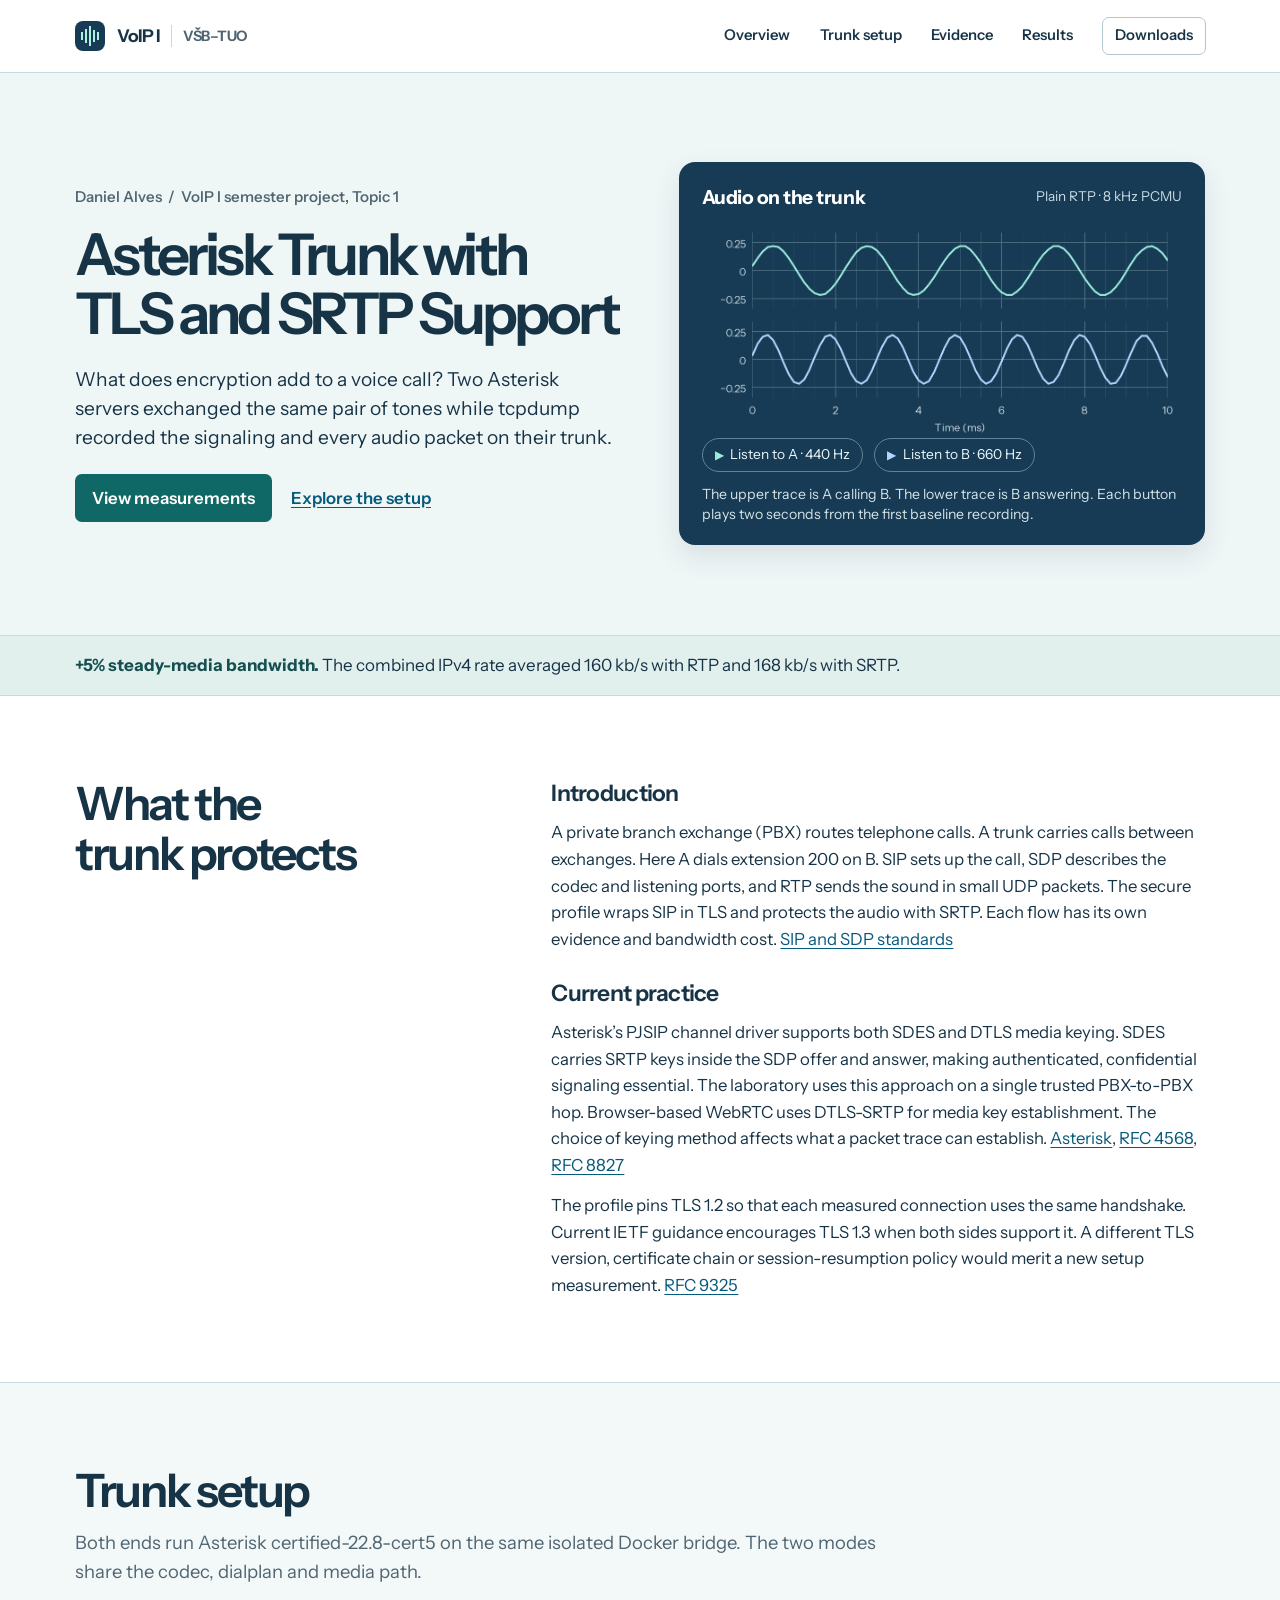
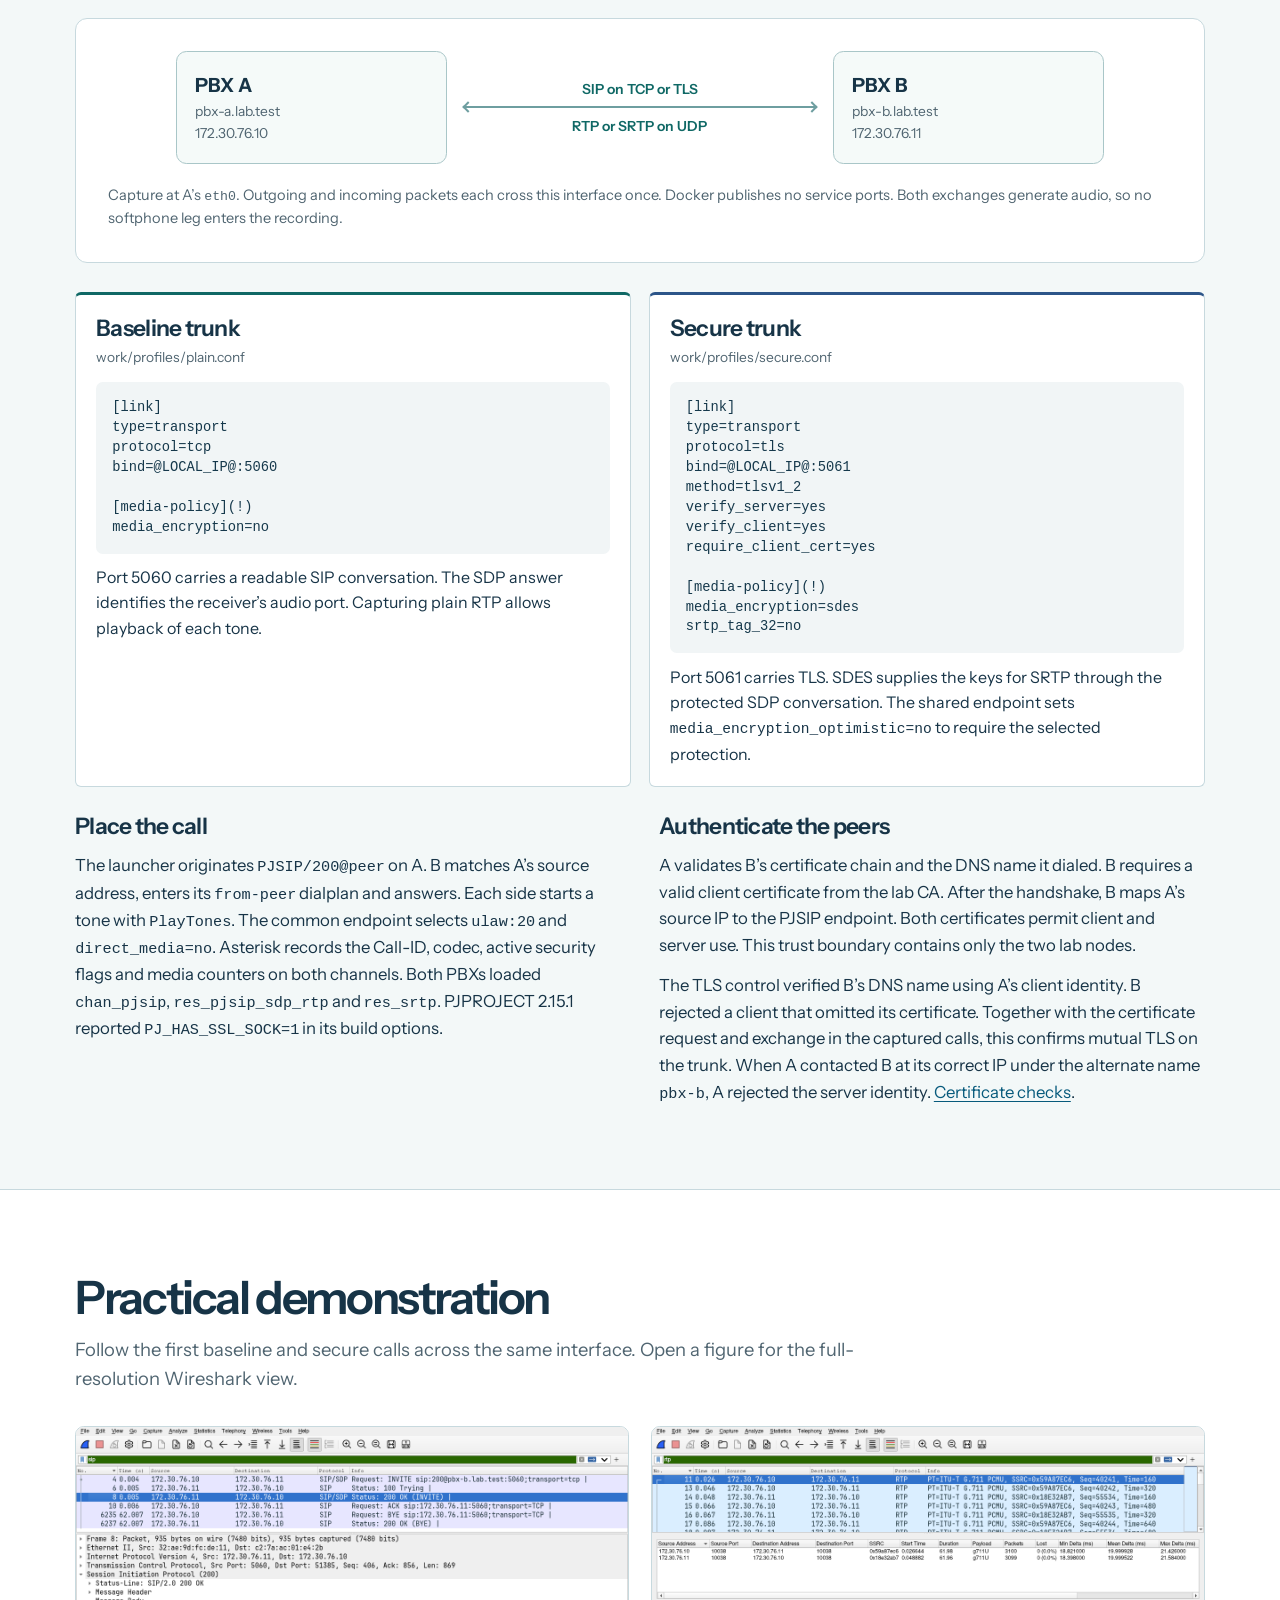
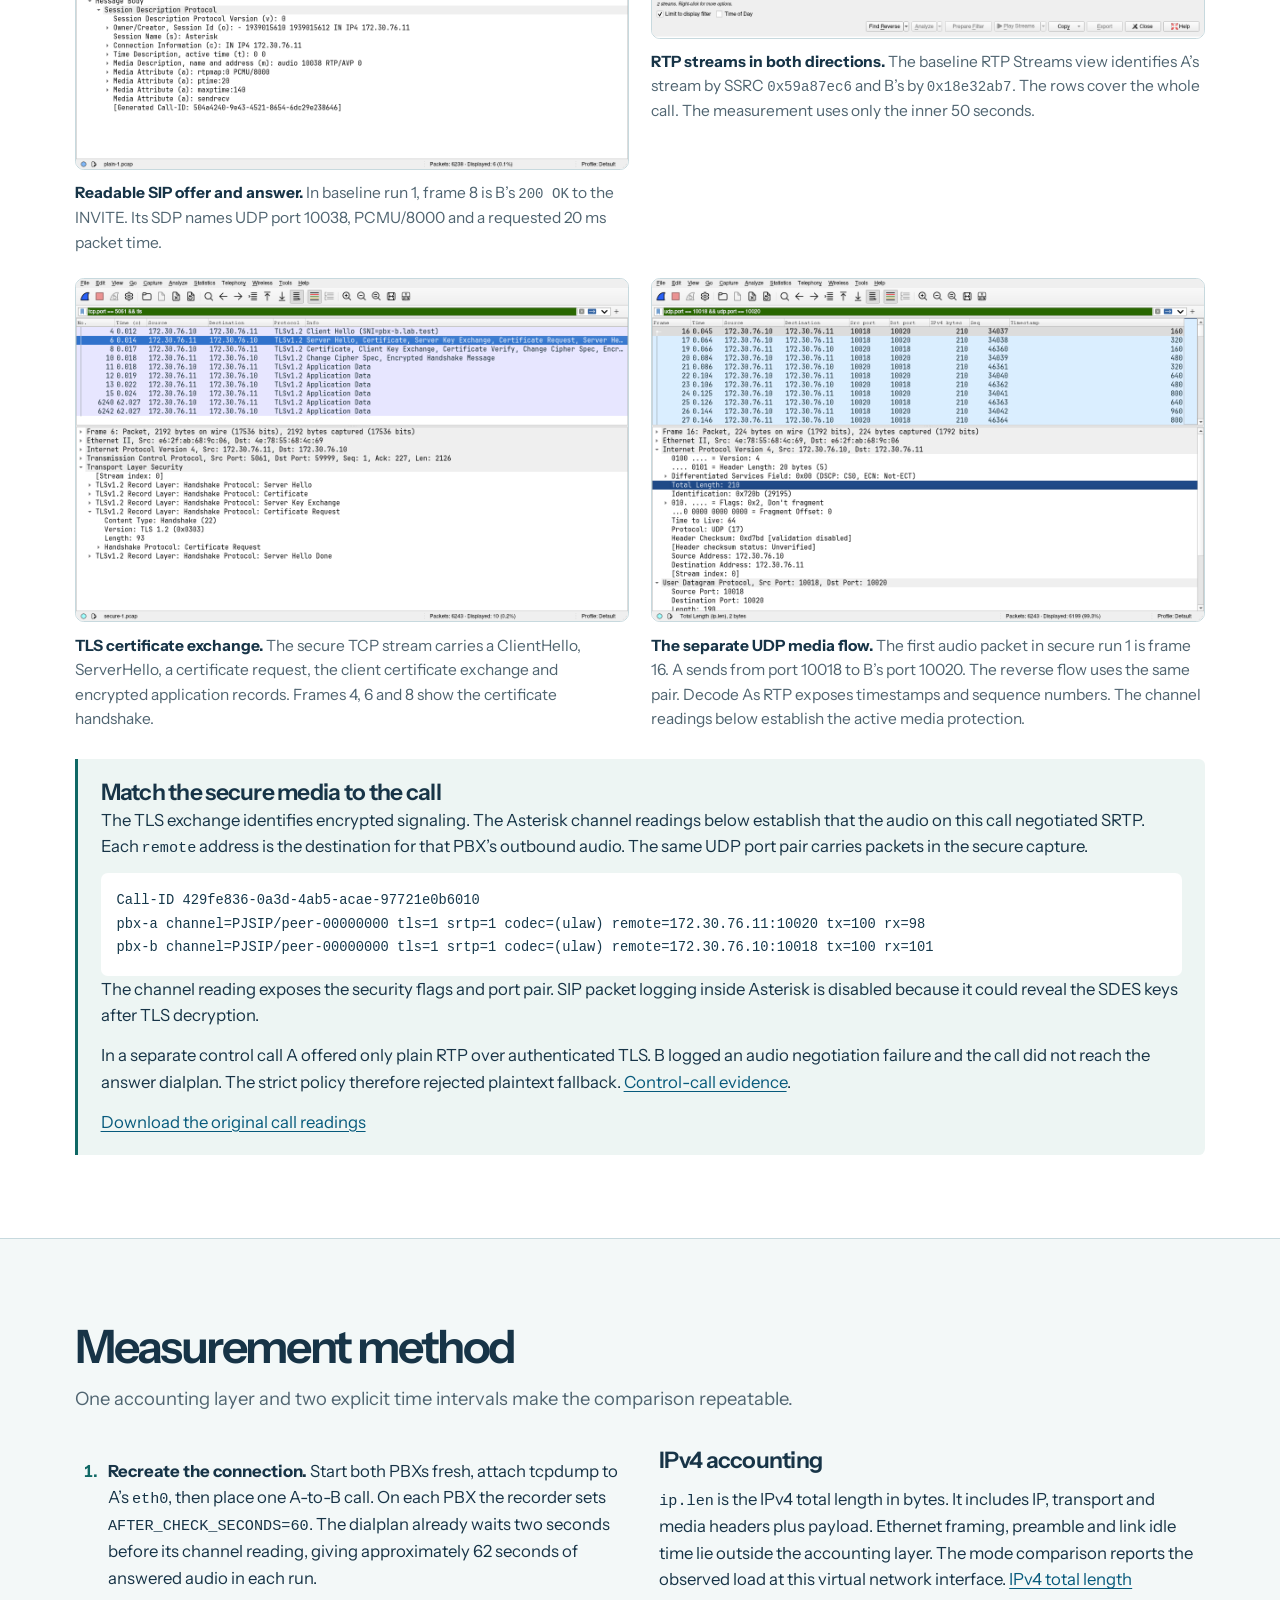
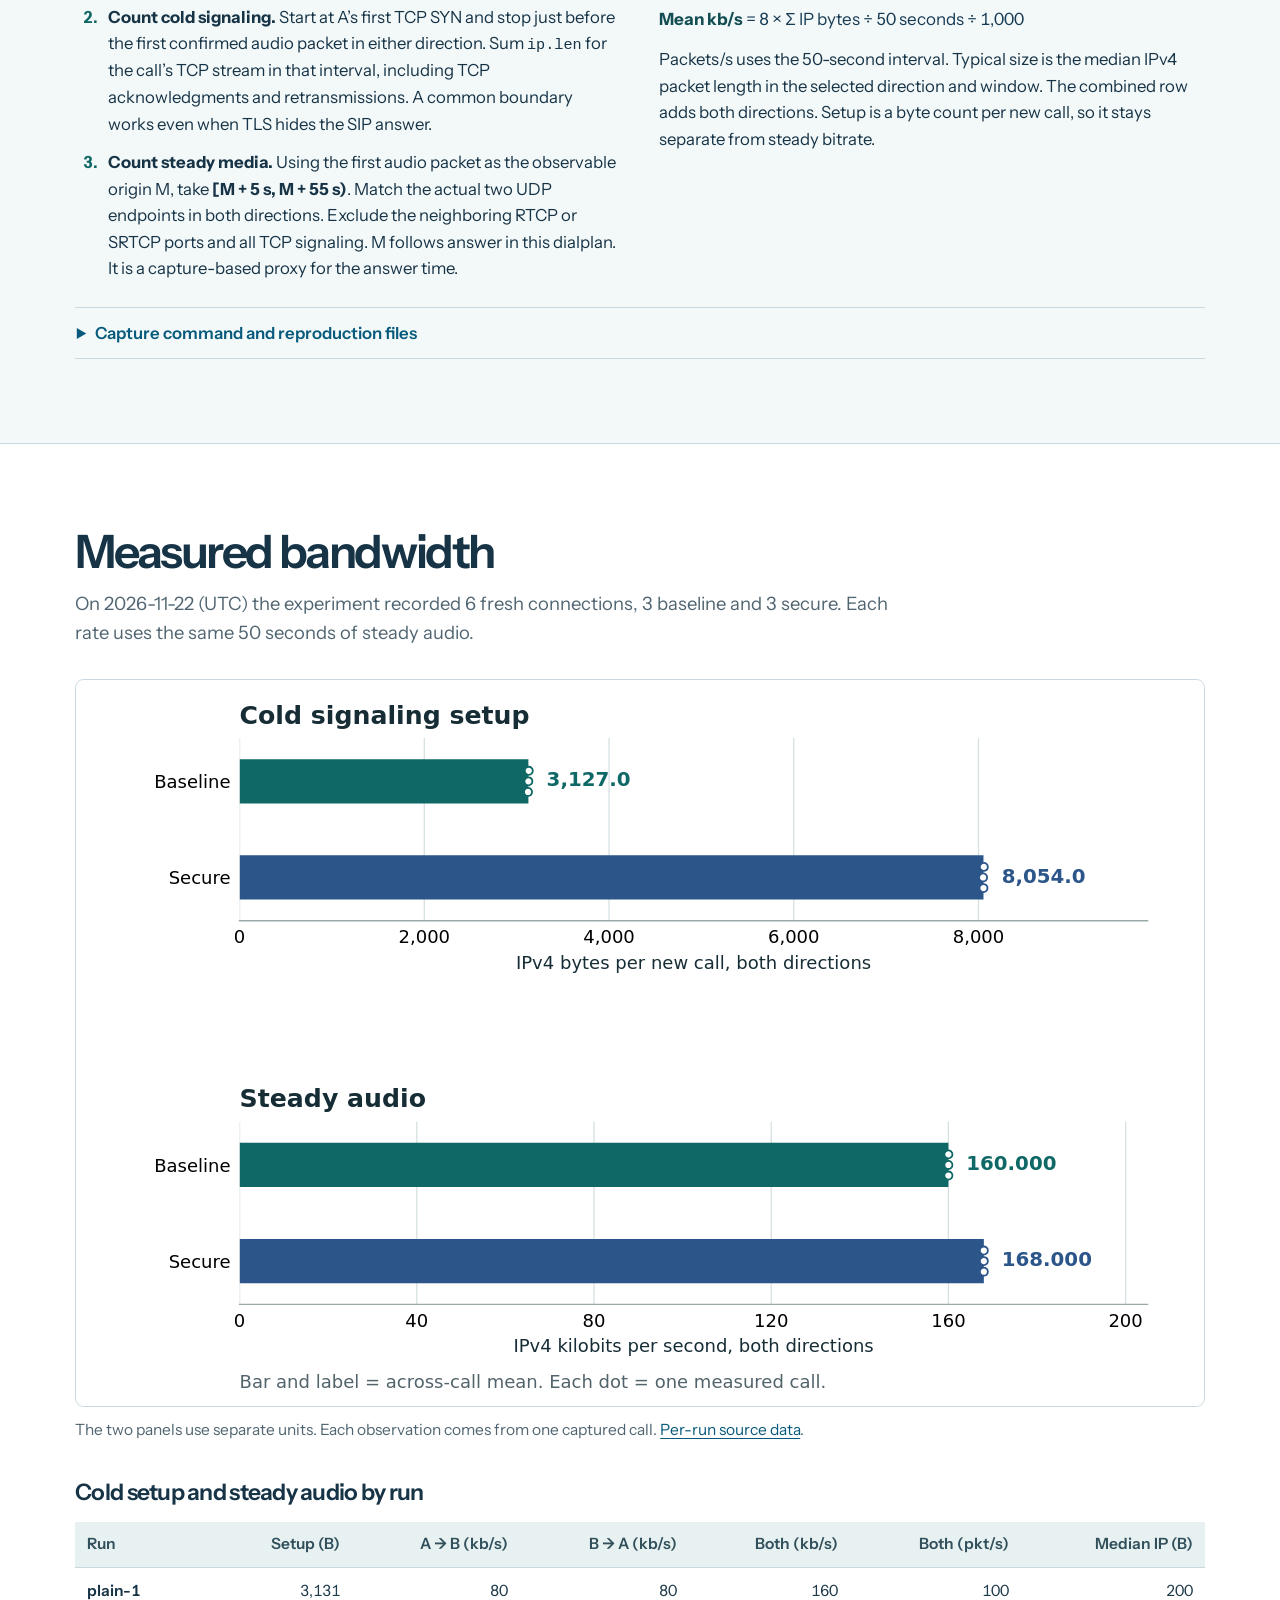
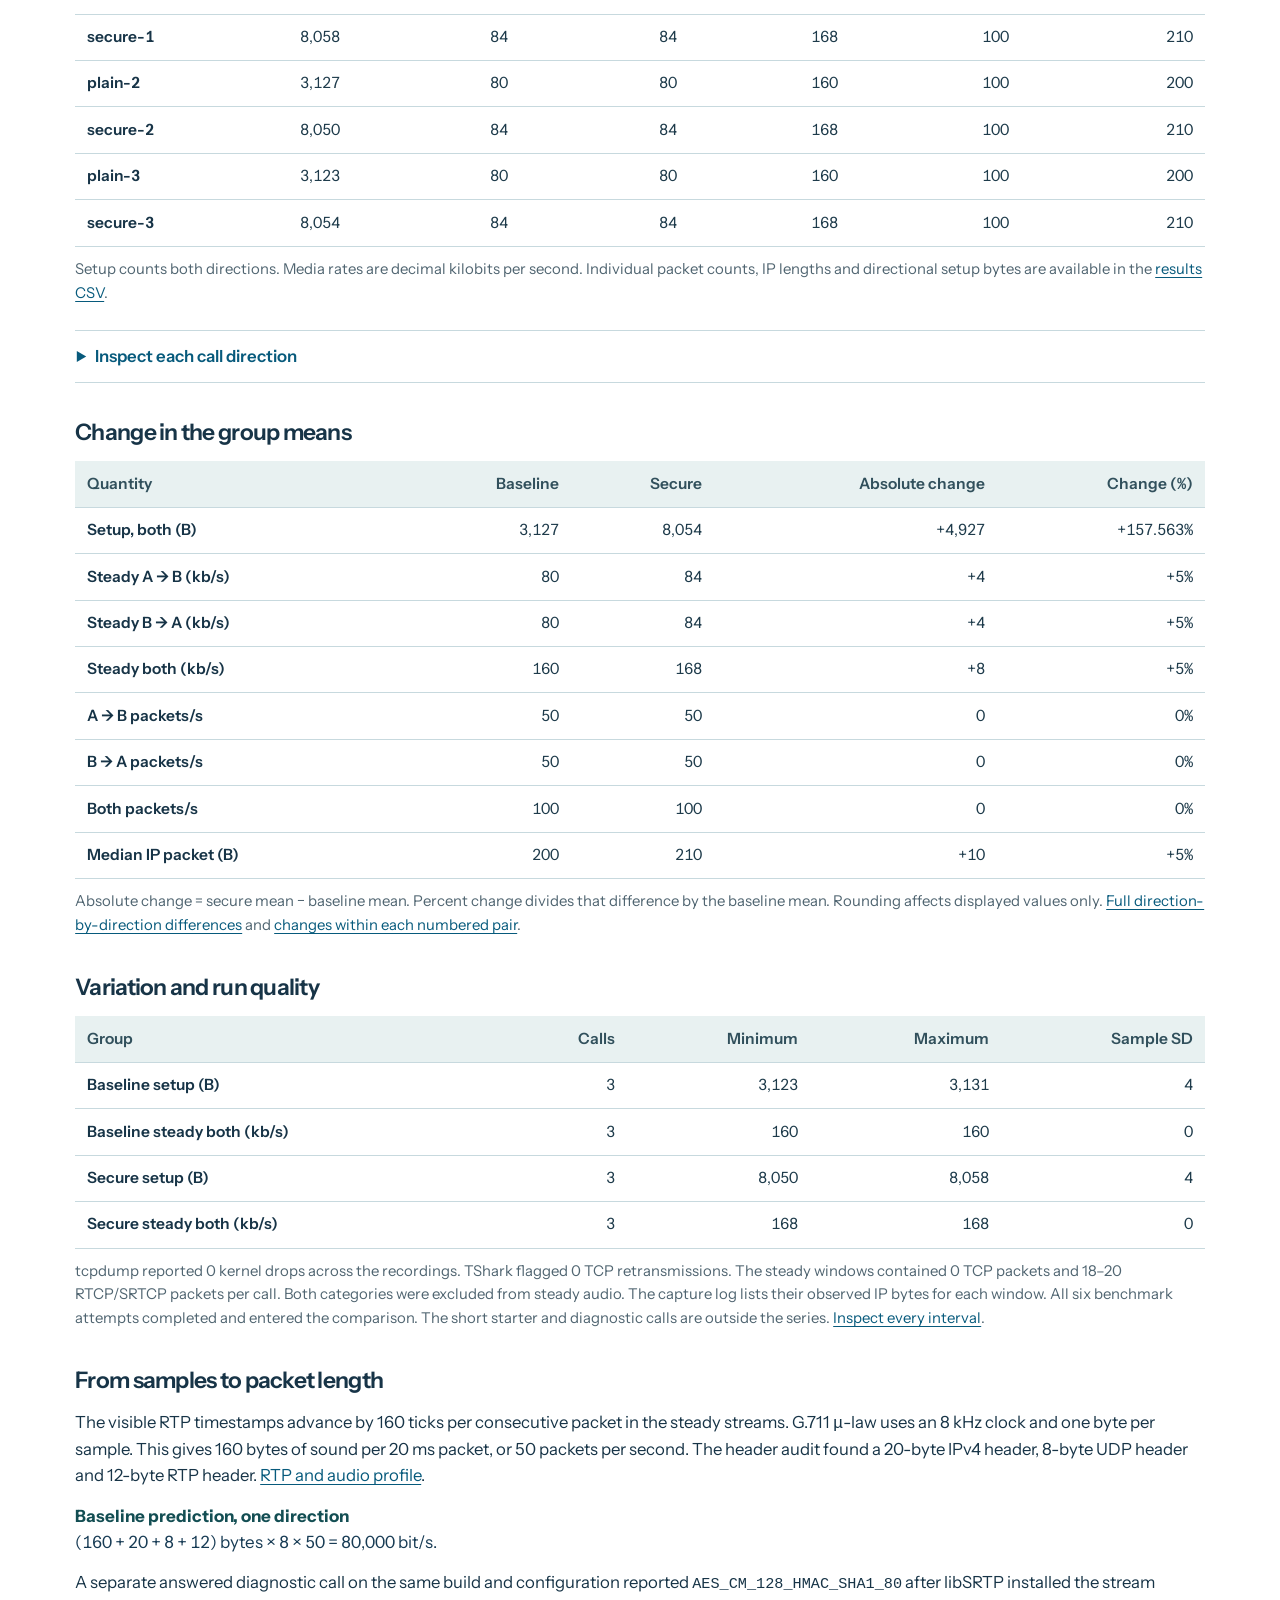
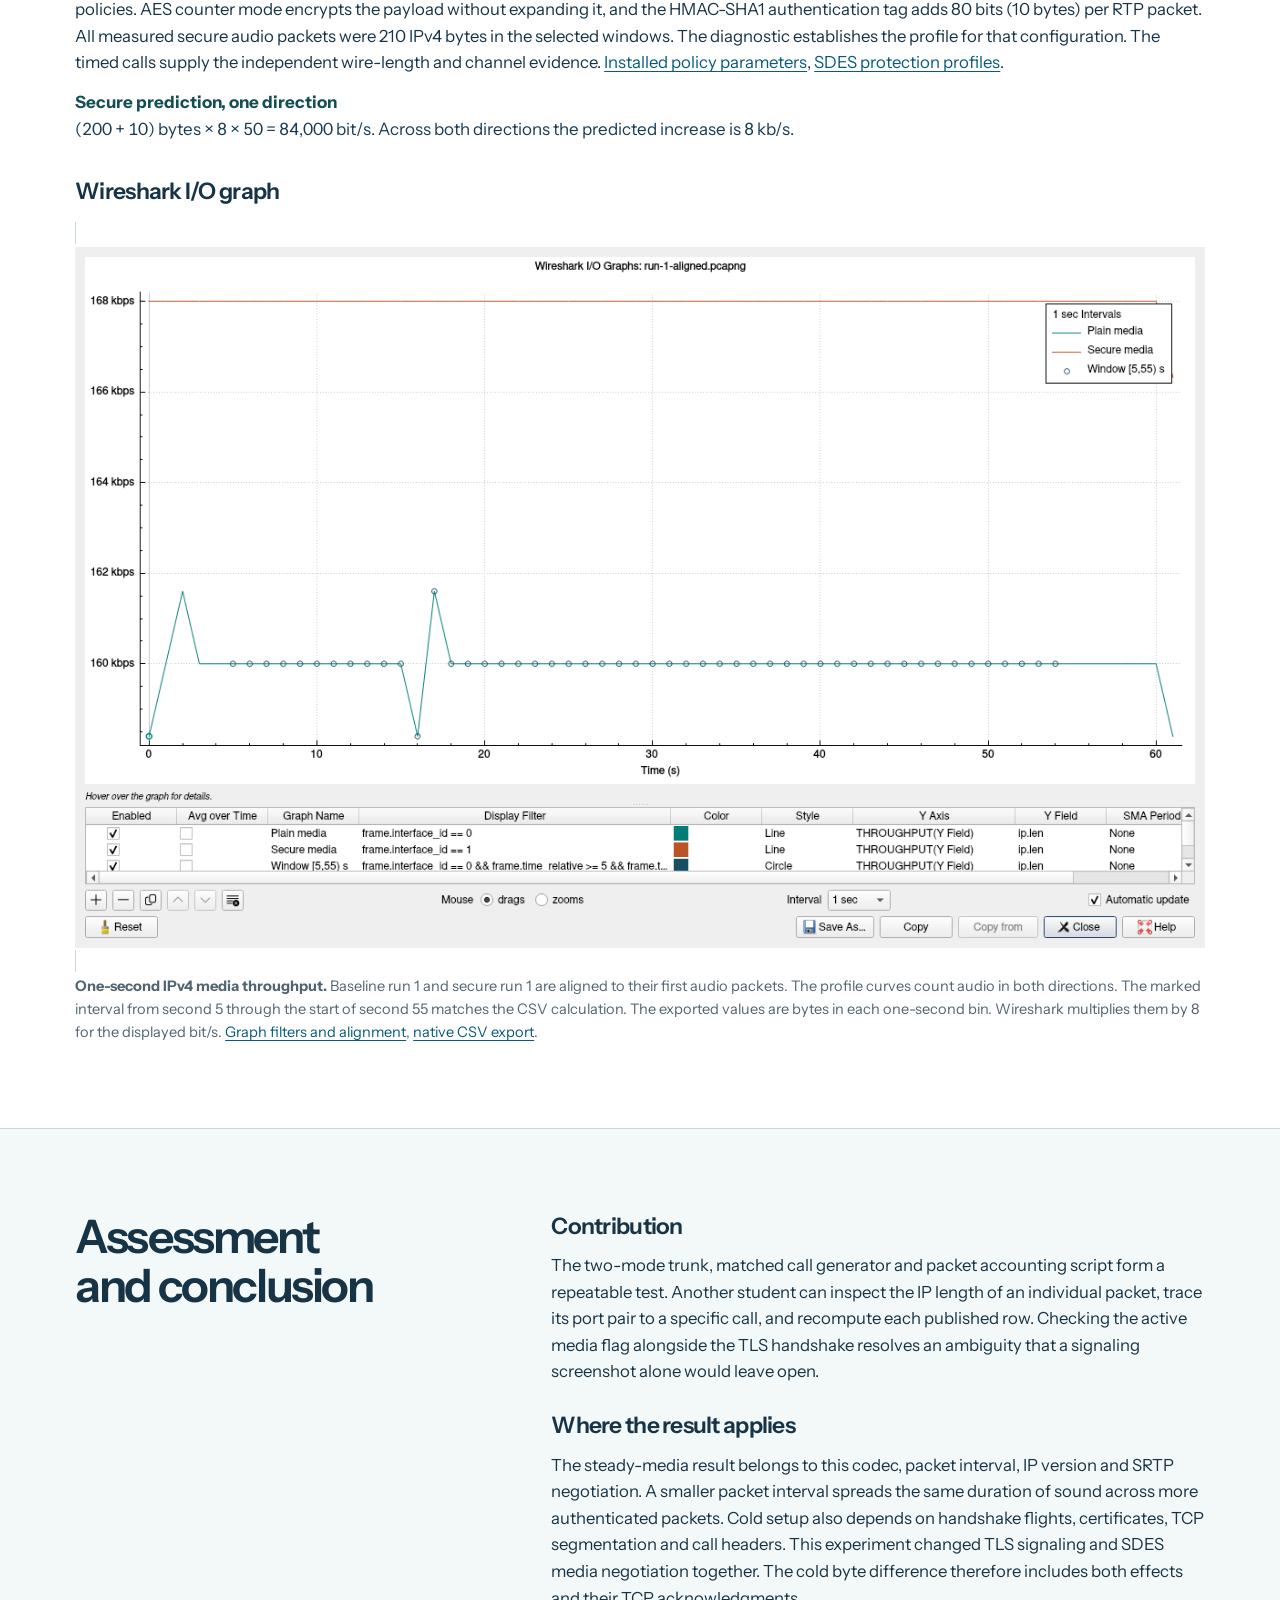
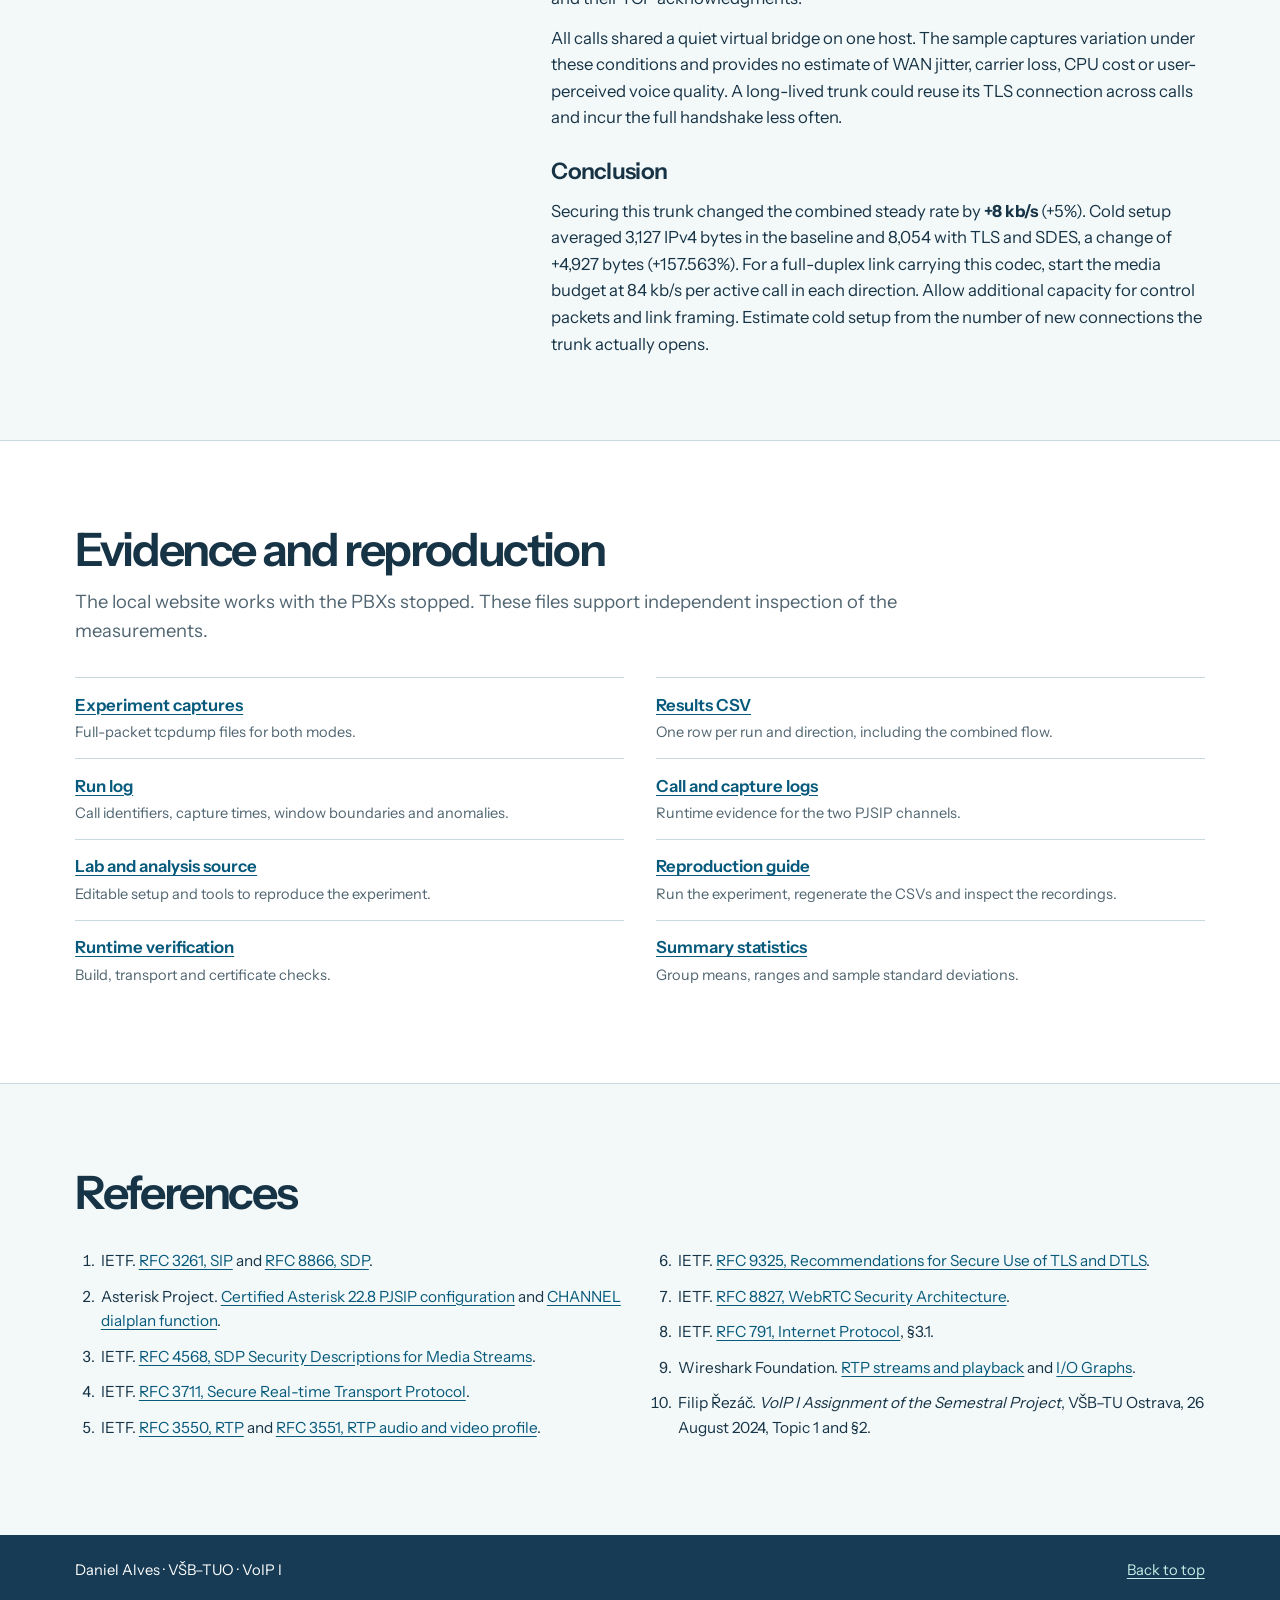
<file: index.html>
<!doctype html>
<html lang="en">
  <head>
    <meta charset="utf-8" />
    <meta name="viewport" content="width=device-width,initial-scale=1" />
    <meta name="theme-color" content="#173b54" />
    <meta
      name="description"
      content="Daniel Alves measures the IPv4 bandwidth of an Asterisk trunk using SIP over TCP with RTP and SIP over TLS with SRTP."
    />
    <title>Asterisk Trunk with TLS and SRTP Support | Daniel Alves · VoIP I</title>
    <link rel="stylesheet" href="assets/report.css" />
    <script defer src="assets/report.js"></script>
  </head>
  <body id="top">
    <a class="skip" href="#main">Skip to report</a>
    <header class="top">
      <div class="mast shell">
        <a href="#top" class="brand" aria-label="VoIP I, report home"
          ><span class="brandmark" aria-hidden="true"><i></i><i></i><i></i><i></i><i></i></span> VoIP I
          <span>VŠB–TUO</span></a
        >
        <nav aria-label="Report sections" class="nav">
          <a href="#introduction">Overview</a><a href="#setup">Trunk setup</a><a href="#evidence">Evidence</a
          ><a href="#results">Results</a><a class="download-link" href="#downloads">Downloads</a>
        </nav>
      </div>
    </header>
    <main id="main">
      <section class="hero" aria-labelledby="project-title">
        <div class="shell hero-grid">
          <div class="hero-copy">
            <p class="author">Daniel Alves &nbsp;/&nbsp; VoIP I semester project, Topic 1</p>
            <h1 id="project-title">Asterisk Trunk with TLS and SRTP Support</h1>
            <p>
              What does encryption add to a voice call? Two Asterisk servers exchanged the same pair of tones
              while tcpdump recorded the signaling and every audio packet on their trunk.
            </p>
            <div class="actions">
              <a class="button" href="#results">View measurements</a
              ><a class="secondary" href="#setup">Explore the setup</a>
            </div>
          </div>
          <figure class="scope">
            <div class="scope-head">
              <strong>Audio on the trunk</strong><small>Plain RTP · 8 kHz PCMU</small>
            </div>
            <img
              src="assets/tone-traces.png"
              width="1071"
              height="476"
              alt="Two decoded audio traces show about 4.4 and 6.6 cycles over ten milliseconds. The vertical scales are fractions of full amplitude."
            />
            <div class="players">
              <button type="button" class="play" aria-pressed="false" data-tone="a">
                Listen to A · 440 Hz</button
              ><button type="button" class="play" aria-pressed="false" data-tone="b">
                Listen to B · 660 Hz
              </button>
            </div>
            <figcaption>
              The upper trace is A calling B. The lower trace is B answering. Each button plays two seconds
              from the first baseline recording.
            </figcaption>
            <audio id="tone" preload="none" aria-label="Recorded RTP tone"></audio>
          </figure>
        </div>
        <div class="hero-result">
          <div class="shell"><p><strong>+5% steady-media bandwidth.</strong> The combined IPv4 rate averaged 160 kb/s with RTP and 168 kb/s with SRTP.</p></div>
        </div>
      </section>

      <section id="introduction" class="chapter">
        <div class="shell intro">
          <h2>What the trunk protects</h2>
          <div class="prose">
            <h3>Introduction</h3>
            <p>
              A private branch exchange (PBX) routes telephone calls. A trunk carries calls between exchanges.
              Here A dials extension 200 on B. SIP sets up the call, SDP describes the codec and listening
              ports, and RTP sends the sound in small UDP packets. The secure profile wraps SIP in TLS and
              protects the audio with SRTP. Each flow has its own evidence and bandwidth cost.
              <a href="#ref-sip">SIP and SDP standards</a>
            </p>
            <h3>Current practice</h3>
            <p>
              Asterisk’s PJSIP channel driver supports both SDES and DTLS media keying. SDES carries SRTP keys
              inside the SDP offer and answer, making authenticated, confidential signaling essential. The
              laboratory uses this approach on a single trusted PBX-to-PBX hop. Browser-based WebRTC uses
              DTLS-SRTP for media key establishment. The choice of keying method affects what a packet trace
              can establish. <a href="#ref-pjsip">Asterisk</a>, <a href="#ref-sdes">RFC 4568</a>,
              <a href="#ref-webrtc">RFC 8827</a>
            </p>
            <p>
              The profile pins TLS 1.2 so that each measured connection uses the same handshake. Current IETF
              guidance encourages TLS 1.3 when both sides support it. A different TLS version, certificate
              chain or session-resumption policy would merit a new setup measurement.
              <a href="#ref-tls">RFC 9325</a>
            </p>
          </div>
        </div>
      </section>

      <section id="setup" class="chapter zone">
        <div class="shell">
          <header class="chapter-header">
            <h2>Trunk setup</h2>
            <p>
              Both ends run Asterisk certified-22.8-cert5 on the same isolated Docker bridge. The two modes
              share the codec, dialplan and media path.
            </p>
          </header>
          <figure class="topology">
            <div class="topology-flow">
              <div class="node"><b>PBX A</b><span>pbx-a.lab.test</span><span>172.30.76.10</span></div>
              <div class="route">
                SIP on TCP or TLS<span class="line" aria-hidden="true"></span>RTP or SRTP on UDP
              </div>
              <div class="node"><b>PBX B</b><span>pbx-b.lab.test</span><span>172.30.76.11</span></div>
            </div>
            <figcaption>
              Capture at A’s <code>eth0</code>. Outgoing and incoming packets each cross this interface once.
              Docker publishes no service ports. Both exchanges generate audio, so no softphone leg enters the
              recording.
            </figcaption>
          </figure>
          <div class="pair">
            <article class="config">
              <h3>Baseline trunk</h3>
              <span class="file">work/profiles/plain.conf</span>
              <pre><code>[link]
type=transport
protocol=tcp
bind=@LOCAL_IP@:5060

[media-policy](!)
media_encryption=no</code></pre>
              <p>
                Port 5060 carries a readable SIP conversation. The SDP answer identifies the receiver’s audio
                port. Capturing plain RTP allows playback of each tone.
              </p>
            </article>
            <article class="config secure">
              <h3>Secure trunk</h3>
              <span class="file">work/profiles/secure.conf</span>
              <pre><code>[link]
type=transport
protocol=tls
bind=@LOCAL_IP@:5061
method=tlsv1_2
verify_server=yes
verify_client=yes
require_client_cert=yes

[media-policy](!)
media_encryption=sdes
srtp_tag_32=no</code></pre>
              <p>
                Port 5061 carries TLS. SDES supplies the keys for SRTP through the protected SDP conversation.
                The shared endpoint sets <code>media_encryption_optimistic=no</code> to require the selected
                protection.
              </p>
            </article>
          </div>
          <div class="columns pad">
            <div class="prose">
              <h3>Place the call</h3>
              <p>
                The launcher originates <code>PJSIP/200@peer</code> on A. B matches A’s source address, enters
                its <code>from-peer</code> dialplan and answers. Each side starts a tone with
                <code>PlayTones</code>. The common endpoint selects <code>ulaw:20</code> and
                <code>direct_media=no</code>. Asterisk records the Call-ID, codec, active security flags and
                media counters on both channels. Both PBXs loaded <code>chan_pjsip</code>,
                <code>res_pjsip_sdp_rtp</code> and <code>res_srtp</code>. PJPROJECT 2.15.1 reported
                <code>PJ_HAS_SSL_SOCK=1</code> in its build options.
              </p>
            </div>
            <div class="prose">
              <h3>Authenticate the peers</h3>
              <p>
                A validates B’s certificate chain and the DNS name it dialed. B requires a valid client
                certificate from the lab CA. After the handshake, B maps A’s source IP to the PJSIP endpoint.
                Both certificates permit client and server use. This trust boundary contains only the two lab nodes.
              </p>
              <p>The TLS control verified B’s DNS name using A’s client identity. B rejected a client that omitted its certificate. Together with the certificate request and exchange in the captured calls, this confirms mutual TLS on the trunk. When A contacted B at its correct IP under the alternate name <code>pbx-b</code>, A rejected the server identity. <a href="downloads/verification.txt">Certificate checks</a>.</p>
            </div>
          </div>
        </div>
      </section>

      <section id="evidence" class="chapter">
        <div class="shell">
          <header class="chapter-header">
            <h2>Practical demonstration</h2>
            <p>
              Follow the first baseline and secure calls across the same interface. Open a figure for the
              full-resolution Wireshark view.
            </p>
          </header>
          <div class="evidence-list"><figure><a class="imagebox" href="evidence/plain-sip.png" aria-label="Open full-size figure: Readable SIP offer and answer"><img loading="lazy" src="evidence/plain-sip.png" alt="Readable SIP offer and answer"></a><figcaption><strong>Readable SIP offer and answer.</strong> In baseline run 1, frame 8 is B’s <code>200 OK</code> to the INVITE. Its SDP names UDP port 10038, PCMU/8000 and a requested 20 ms packet time.</figcaption></figure><figure><a class="imagebox" href="evidence/plain-rtp.png" aria-label="Open full-size figure: RTP streams in both directions"><img loading="lazy" src="evidence/plain-rtp.png" alt="RTP streams in both directions"></a><figcaption><strong>RTP streams in both directions.</strong> The baseline RTP Streams view identifies A’s stream by SSRC <code>0x59a87ec6</code> and B’s by <code>0x18e32ab7</code>. The rows cover the whole call. The measurement uses only the inner 50 seconds.</figcaption></figure><figure><a class="imagebox" href="evidence/secure-tls.png" aria-label="Open full-size figure: TLS certificate exchange"><img loading="lazy" src="evidence/secure-tls.png" alt="TLS certificate exchange"></a><figcaption><strong>TLS certificate exchange.</strong> The secure TCP stream carries a ClientHello, ServerHello, a certificate request, the client certificate exchange and encrypted application records. Frames 4, 6 and 8 show the certificate handshake.</figcaption></figure><figure><a class="imagebox" href="evidence/secure-media.png" aria-label="Open full-size figure: The separate UDP media flow"><img loading="lazy" src="evidence/secure-media.png" alt="The separate UDP media flow"></a><figcaption><strong>The separate UDP media flow.</strong> The first audio packet in secure run 1 is frame 16. A sends from port 10018 to B’s port 10020. The reverse flow uses the same pair. Decode As RTP exposes timestamps and sequence numbers. The channel readings below establish the active media protection.</figcaption></figure></div>
          <aside class="runtime">
            <h3>Match the secure media to the call</h3>
            <p>
              The TLS exchange identifies encrypted signaling. The Asterisk channel readings below establish
              that the audio on this call negotiated SRTP. Each <code>remote</code> address is the destination
              for that PBX’s outbound audio. The same UDP port pair carries packets in the secure capture.
            </p>
            <pre><code>Call-ID 429fe836-0a3d-4ab5-acae-97721e0b6010
pbx-a channel=PJSIP/peer-00000000 tls=1 srtp=1 codec=(ulaw) remote=172.30.76.11:10020 tx=100 rx=98
pbx-b channel=PJSIP/peer-00000000 tls=1 srtp=1 codec=(ulaw) remote=172.30.76.10:10018 tx=100 rx=101</code></pre>
            <p>The channel reading exposes the security flags and port pair. SIP packet logging inside Asterisk is disabled because it could reveal the SDES keys after TLS decryption.</p>
            <p>In a separate control call A offered only plain RTP over authenticated TLS. B logged an audio negotiation failure and the call did not reach the answer dialplan. The strict policy therefore rejected plaintext fallback. <a href="downloads/verification.txt">Control-call evidence</a>.</p>
            <p><a href="downloads/run-logs.zip">Download the original call readings</a></p>
          </aside>
        </div>
      </section>

      <section id="method" class="chapter zone">
        <div class="shell">
          <header class="chapter-header">
            <h2>Measurement method</h2>
            <p>One accounting layer and two explicit time intervals make the comparison repeatable.</p>
          </header>
          <div class="columns">
            <ol class="method">
              <li>
                <strong>Recreate the connection.</strong> Start both PBXs fresh, attach tcpdump to A’s
                <code>eth0</code>, then place one A-to-B call. On each PBX the recorder sets <code>AFTER_CHECK_SECONDS=60</code>. The dialplan already waits two seconds before its channel reading, giving approximately 62 seconds of answered audio in each run.
              </li>
              <li>
                <strong>Count cold signaling.</strong> Start at A’s first TCP SYN and stop just before the
                first confirmed audio packet in either direction. Sum <code>ip.len</code> for the call’s TCP
                stream in that interval, including TCP acknowledgments and retransmissions. A common boundary
                works even when TLS hides the SIP answer.
              </li>
              <li>
                <strong>Count steady media.</strong> Using the first audio packet as the observable origin M,
                take <strong>[M + 5 s, M + 55 s)</strong>. Match the actual two UDP endpoints in both
                directions. Exclude the neighboring RTCP or SRTCP ports and all TCP signaling. M follows
                answer in this dialplan. It is a capture-based proxy for the answer time.
              </li>
            </ol>
            <div class="prose">
              <h3>IPv4 accounting</h3>
              <p>
                <code>ip.len</code> is the IPv4 total length in bytes. It includes IP, transport and media
                headers plus payload. Ethernet framing, preamble and link idle time lie outside the accounting
                layer. The mode comparison reports the observed load at this virtual network interface.
                <a href="#ref-ip">IPv4 total length</a>
              </p>
              <p class="formula"><strong>Mean kb/s</strong> = 8 × Σ IP bytes ÷ 50 seconds ÷ 1,000</p>
              <p>
                Packets/s uses the 50-second interval. Typical size is the median IPv4 packet length in the selected direction and window. The combined row adds both
                directions. Setup is a byte count per new call, so it stays separate from steady bitrate.
              </p>
            </div>
          </div>
          <details class="pad">
            <summary>Capture command and reproduction files</summary>
            <p class="pad">
              The recording process runs inside A. Substitute the run’s output filename. The filter records
              TCP and UDP only between the two trunk addresses.
            </p>
            <pre class="pad"><code>tcpdump -p -n -i eth0 -s 0 -U -w /tmp/trunk.pcap \
  'ip and host 172.30.76.10 and host 172.30.76.11 and (tcp or udp)'</code></pre>
            <p>
              <a href="downloads/reproduce.md">Full reproduction procedure</a> and
              <a href="data/runs.csv">run log with capture boundaries</a>.
            </p>
          </details>
        </div>
      </section>

      <section id="results" class="chapter">
        <div class="shell">
          <header class="chapter-header">
            <h2>Measured bandwidth</h2>
            <p>On 2026-11-22 (UTC) the experiment recorded 6 fresh connections, 3 baseline and 3 secure. Each rate uses the same 50 seconds of steady audio.</p>
          </header>
          <figure class="graph">
            <a class="imagebox" href="data/comparison.svg"
              ><img
                loading="lazy"
                src="data/comparison.svg"
                alt="Measured mean steady media bitrate and cold signaling bytes for the two trunk profiles. Individual values appear in the following tables."
            /></a>
            <figcaption>
              The two panels use separate units. Each observation comes from one captured call.
              <a href="data/results.csv">Per-run source data</a>.
            </figcaption>
          </figure>
          <h3 class="subhead">Cold setup and steady audio by run</h3>
          <div
            class="scroll"
            tabindex="0"
            role="region"
            aria-label="Per-run results; scroll horizontally on small screens"
          >
            <table><thead><tr><th scope="col">Run</th><th scope="col">Setup (B)</th><th scope="col">A → B (kb/s)</th><th scope="col">B → A (kb/s)</th><th scope="col">Both (kb/s)</th><th scope="col">Both (pkt/s)</th><th scope="col">Median IP (B)</th></tr></thead><tbody><tr><th scope="row">plain-1</th><td>3,131</td><td>80</td><td>80</td><td>160</td><td>100</td><td>200</td></tr><tr><th scope="row">secure-1</th><td>8,058</td><td>84</td><td>84</td><td>168</td><td>100</td><td>210</td></tr><tr><th scope="row">plain-2</th><td>3,127</td><td>80</td><td>80</td><td>160</td><td>100</td><td>200</td></tr><tr><th scope="row">secure-2</th><td>8,050</td><td>84</td><td>84</td><td>168</td><td>100</td><td>210</td></tr><tr><th scope="row">plain-3</th><td>3,123</td><td>80</td><td>80</td><td>160</td><td>100</td><td>200</td></tr><tr><th scope="row">secure-3</th><td>8,054</td><td>84</td><td>84</td><td>168</td><td>100</td><td>210</td></tr></tbody></table>
          </div>
          <p class="reading">
            Setup counts both directions. Media rates are decimal kilobits per second. Individual packet
            counts, IP lengths and directional setup bytes are available in the
            <a href="data/results.csv">results CSV</a>.
          </p>
          <details class="pad">
            <summary>Inspect each call direction</summary>
            <div class="scroll" tabindex="0" role="region" aria-label="Detailed directional results">
              <table><thead><tr><th scope="col">Run and flow</th><th scope="col">Setup (B)</th><th scope="col">Audio packets</th><th scope="col">Packets/s</th><th scope="col">Median IP (B)</th><th scope="col">Steady kb/s</th></tr></thead><tbody><tr><th scope="row">plain-1 A→B</th><td>1,641</td><td>2,500</td><td>50</td><td>200</td><td>80</td></tr><tr><th scope="row">plain-1 B→A</th><td>1,490</td><td>2,500</td><td>50</td><td>200</td><td>80</td></tr><tr><th scope="row">plain-2 A→B</th><td>1,639</td><td>2,500</td><td>50</td><td>200</td><td>80</td></tr><tr><th scope="row">plain-2 B→A</th><td>1,488</td><td>2,500</td><td>50</td><td>200</td><td>80</td></tr><tr><th scope="row">plain-3 A→B</th><td>1,637</td><td>2,500</td><td>50</td><td>200</td><td>80</td></tr><tr><th scope="row">plain-3 B→A</th><td>1,486</td><td>2,500</td><td>50</td><td>200</td><td>80</td></tr><tr><th scope="row">secure-1 A→B</th><td>4,092</td><td>2,500</td><td>50</td><td>210</td><td>84</td></tr><tr><th scope="row">secure-1 B→A</th><td>3,966</td><td>2,500</td><td>50</td><td>210</td><td>84</td></tr><tr><th scope="row">secure-2 A→B</th><td>4,088</td><td>2,500</td><td>50</td><td>210</td><td>84</td></tr><tr><th scope="row">secure-2 B→A</th><td>3,962</td><td>2,500</td><td>50</td><td>210</td><td>84</td></tr><tr><th scope="row">secure-3 A→B</th><td>4,090</td><td>2,500</td><td>50</td><td>210</td><td>84</td></tr><tr><th scope="row">secure-3 B→A</th><td>3,964</td><td>2,500</td><td>50</td><td>210</td><td>84</td></tr></tbody></table>
            </div>
          </details>
          <h3 class="subhead">Change in the group means</h3>
          <div class="scroll" tabindex="0" role="region" aria-label="Mean changes in media and signaling">
            <table><thead><tr><th scope="col">Quantity</th><th scope="col">Baseline</th><th scope="col">Secure</th><th scope="col">Absolute change</th><th scope="col">Change (%)</th></tr></thead><tbody><tr><th scope="row">Setup, both (B)</th><td>3,127</td><td>8,054</td><td>+4,927</td><td>+157.563%</td></tr><tr><th scope="row">Steady A → B (kb/s)</th><td>80</td><td>84</td><td>+4</td><td>+5%</td></tr><tr><th scope="row">Steady B → A (kb/s)</th><td>80</td><td>84</td><td>+4</td><td>+5%</td></tr><tr><th scope="row">Steady both (kb/s)</th><td>160</td><td>168</td><td>+8</td><td>+5%</td></tr><tr><th scope="row">A → B packets/s</th><td>50</td><td>50</td><td>0</td><td>0%</td></tr><tr><th scope="row">B → A packets/s</th><td>50</td><td>50</td><td>0</td><td>0%</td></tr><tr><th scope="row">Both packets/s</th><td>100</td><td>100</td><td>0</td><td>0%</td></tr><tr><th scope="row">Median IP packet (B)</th><td>200</td><td>210</td><td>+10</td><td>+5%</td></tr></tbody></table>
          </div>
          <p class="reading">
            Absolute change = secure mean − baseline mean. Percent change divides that difference by the
            baseline mean. Rounding affects displayed values only.
            <a href="data/differences.csv">Full direction-by-direction differences</a> and <a href="data/paired-changes.csv">changes within each numbered pair</a>.
          </p>
          <h3 class="subhead">Variation and run quality</h3>
          <div class="scroll" tabindex="0" role="region" aria-label="Between-call variation"><table><thead><tr><th scope="col">Group</th><th scope="col">Calls</th><th scope="col">Minimum</th><th scope="col">Maximum</th><th scope="col">Sample SD</th></tr></thead><tbody><tr><th scope="row">Baseline setup (B)</th><td>3</td><td>3,123</td><td>3,131</td><td>4</td></tr><tr><th scope="row">Baseline steady both (kb/s)</th><td>3</td><td>160</td><td>160</td><td>0</td></tr><tr><th scope="row">Secure setup (B)</th><td>3</td><td>8,050</td><td>8,058</td><td>4</td></tr><tr><th scope="row">Secure steady both (kb/s)</th><td>3</td><td>168</td><td>168</td><td>0</td></tr></tbody></table></div><p class="reading">tcpdump reported 0 kernel drops across the recordings. TShark flagged 0 TCP retransmissions. The steady windows contained 0 TCP packets and 18–20 RTCP/SRTCP packets per call. Both categories were excluded from steady audio. The capture log lists their observed IP bytes for each window. All six benchmark attempts completed and entered the comparison. The short starter and diagnostic calls are outside the series. <a href="data/runs.csv">Inspect every interval</a>.</p>
          <h3 class="subhead">From samples to packet length</h3>
          <p>The visible RTP timestamps advance by 160 ticks per consecutive packet in the steady streams. G.711 µ-law uses an 8 kHz clock and one byte per sample. This gives 160 bytes of sound per 20 ms packet, or 50 packets per second. The header audit found a 20-byte IPv4 header, 8-byte UDP header and 12-byte RTP header. <a href="#ref-audio">RTP and audio profile</a>.</p><p class="formula"><strong>Baseline prediction, one direction</strong><br>(160 + 20 + 8 + 12) bytes × 8 × 50 = 80,000 bit/s.</p><p>A separate answered diagnostic call on the same build and configuration reported <code>AES_CM_128_HMAC_SHA1_80</code> after libSRTP installed the stream policies. AES counter mode encrypts the payload without expanding it, and the HMAC-SHA1 authentication tag adds 80 bits (10 bytes) per RTP packet. All measured secure audio packets were 210 IPv4 bytes in the selected windows. The diagnostic establishes the profile for that configuration. The timed calls supply the independent wire-length and channel evidence. <a href="downloads/verification.txt">Installed policy parameters</a>, <a href="#ref-sdes">SDES protection profiles</a>.</p><p class="formula"><strong>Secure prediction, one direction</strong><br>(200 + 10) bytes × 8 × 50 = 84,000 bit/s. Across both directions the predicted increase is 8 kb/s.</p>
          <h3 class="subhead">Wireshark I/O graph</h3>
          <figure><a class="imagebox" href="evidence/io-graph.png" aria-label="Open full-size figure: One-second IPv4 media throughput"><img loading="lazy" src="evidence/io-graph.png" alt="One-second IPv4 media throughput"></a><figcaption><strong>One-second IPv4 media throughput.</strong> Baseline run 1 and secure run 1 are aligned to their first audio packets. The profile curves count audio in both directions. The marked interval from second 5 through the start of second 55 matches the CSV calculation. The exported values are bytes in each one-second bin. Wireshark multiplies them by 8 for the displayed bit/s. <a href="evidence/wireshark.md">Graph filters and alignment</a>, <a href="evidence/io-graph.csv">native CSV export</a>.</figcaption></figure>
        </div>
      </section>

      <section id="assessment" class="chapter zone">
        <div class="shell intro">
          <h2>Assessment and conclusion</h2>
          <div class="prose">
            <h3>Contribution</h3>
            <p>
              The two-mode trunk, matched call generator and packet accounting script form a repeatable test.
              Another student can inspect the IP length of an individual packet, trace its port pair to a
              specific call, and recompute each published row. Checking the active media flag alongside the
              TLS handshake resolves an ambiguity that a signaling screenshot alone would leave open.
            </p>
            <h3>Where the result applies</h3>
            <p>
              The steady-media result belongs to this codec, packet interval, IP version and SRTP negotiation.
              A smaller packet interval spreads the same duration of sound across more authenticated packets.
              Cold setup also depends on handshake flights, certificates, TCP segmentation and call headers.
              This experiment changed TLS signaling and SDES media negotiation together. The cold byte
              difference therefore includes both effects and their TCP acknowledgments.
            </p>
            <p>
              All calls shared a quiet virtual bridge on one host. The sample captures variation under these
              conditions and provides no estimate of WAN jitter, carrier loss, CPU cost or user-perceived
              voice quality. A long-lived trunk could reuse its TLS connection across calls and incur the full
              handshake less often.
            </p>
            <h3>Conclusion</h3>
            <p>Securing this trunk changed the combined steady rate by <strong>+8 kb/s</strong> (+5%). Cold setup averaged 3,127 IPv4 bytes in the baseline and 8,054 with TLS and SDES, a change of +4,927 bytes (+157.563%). For a full-duplex link carrying this codec, start the media budget at 84 kb/s per active call in each direction. Allow additional capacity for control packets and link framing. Estimate cold setup from the number of new connections the trunk actually opens.</p>
          </div>
        </div>
      </section>

      <section id="downloads" class="chapter">
        <div class="shell">
          <header class="chapter-header">
            <h2>Evidence and reproduction</h2>
            <p>
              The local website works with the PBXs stopped. These files support independent inspection of the
              measurements.
            </p>
          </header>
          <ul class="resource-list">
            <li>
              <a href="downloads/captures.zip">Experiment captures</a
              ><small>Full-packet tcpdump files for both modes.</small>
            </li>
            <li>
              <a href="data/results.csv">Results CSV</a
              ><small>One row per run and direction, including the combined flow.</small>
            </li>
            <li>
              <a href="data/runs.csv">Run log</a
              ><small>Call identifiers, capture times, window boundaries and anomalies.</small>
            </li>
            <li>
              <a href="downloads/run-logs.zip">Call and capture logs</a
              ><small>Runtime evidence for the two PJSIP channels.</small>
            </li>
            <li>
              <a href="downloads/lab-source.tar.gz">Lab and analysis source</a
              ><small>Editable setup and tools to reproduce the experiment.</small>
            </li>
            <li>
              <a href="downloads/reproduce.md">Reproduction guide</a
              ><small>Run the experiment, regenerate the CSVs and inspect the recordings.</small>
            </li>
            <li>
              <a href="downloads/verification.txt">Runtime verification</a
              ><small>Build, transport and certificate checks.</small>
            </li>
            <li>
              <a href="data/summary.csv">Summary statistics</a
              ><small>Group means, ranges and sample standard deviations.</small>
            </li>
          </ul>
        </div>
      </section>
      <section id="references" class="chapter zone">
        <div class="shell">
          <header class="chapter-header"><h2>References</h2></header>
          <ol class="references">
            <li id="ref-sip">
              IETF. <a href="https://www.rfc-editor.org/rfc/rfc3261.html">RFC 3261, SIP</a> and
              <a href="https://www.rfc-editor.org/rfc/rfc8866.html">RFC 8866, SDP</a>.
            </li>
            <li id="ref-pjsip">
              Asterisk Project.
              <a
                href="https://docs.asterisk.org/Certified-Asterisk_22.8_Documentation/API_Documentation/Module_Configuration/res_pjsip/"
                >Certified Asterisk 22.8 PJSIP configuration</a
              >
              and
              <a
                href="https://docs.asterisk.org/Certified-Asterisk_22.8_Documentation/API_Documentation/Dialplan_Functions/CHANNEL/"
                >CHANNEL dialplan function</a
              >.
            </li>
            <li id="ref-sdes">
              IETF.
              <a href="https://www.rfc-editor.org/rfc/rfc4568.html"
                >RFC 4568, SDP Security Descriptions for Media Streams</a
              >.
            </li>
            <li id="ref-srtp">
              IETF.
              <a href="https://www.rfc-editor.org/rfc/rfc3711.html"
                >RFC 3711, Secure Real-time Transport Protocol</a
              >.
            </li>
            <li id="ref-audio">
              IETF. <a href="https://www.rfc-editor.org/rfc/rfc3550.html">RFC 3550, RTP</a> and
              <a href="https://www.rfc-editor.org/rfc/rfc3551.html">RFC 3551, RTP audio and video profile</a>.
            </li>
            <li id="ref-tls">
              IETF.
              <a href="https://www.rfc-editor.org/rfc/rfc9325.html"
                >RFC 9325, Recommendations for Secure Use of TLS and DTLS</a
              >.
            </li>
            <li id="ref-webrtc">
              IETF.
              <a href="https://www.rfc-editor.org/rfc/rfc8827.html">RFC 8827, WebRTC Security Architecture</a
              >.
            </li>
            <li id="ref-ip">
              IETF. <a href="https://www.rfc-editor.org/rfc/rfc791.html">RFC 791, Internet Protocol</a>, §3.1.
            </li>
            <li>
              Wireshark Foundation.
              <a href="https://www.wireshark.org/docs/wsug_html_chunked/ChTelRTP.html"
                >RTP streams and playback</a
              >
              and
              <a href="https://www.wireshark.org/docs/wsug_html_chunked/ChStatIOGraphs.html">I/O Graphs</a>.
            </li>
            <li>
              Filip Řezáč. <cite>VoIP I Assignment of the Semestral Project</cite>, VŠB–TU Ostrava, 26 August
              2024, Topic 1 and §2.
            </li>
          </ol>
        </div>
      </section>
    </main>
    <footer>
      <div class="shell foot"><span>Daniel Alves · VŠB–TUO · VoIP I</span><a href="#top">Back to top</a></div>
    </footer>
  </body>
</html>
</file>
<file: assets/report.css>
@font-face {
  font-family: "Instrument Sans";
  src: url(instrument-sans.ttf) format("truetype");
  font-style: normal;
  font-weight: 400 700;
  font-display: swap;
}
:root {
  --ink: #173447;
  --muted: #506571;
  --rule: #c7d9de;
  --paper: #fff;
  --mist: #eff6f6;
  --navy: #173b54;
  --teal: #0f6865;
  --soft: #dcefeb;
  --indigo: #2c5589;
  --link: #075a7c;
  --shell: 77rem;
}
* {
  box-sizing: border-box;
}
html {
  scroll-behavior: smooth;
  scroll-padding-top: 5.3rem;
}
body {
  margin: 0;
  color: var(--ink);
  background: var(--paper);
  font:
    400 1.045rem/1.59 "Instrument Sans",
    Arial,
    sans-serif;
  font-optical-sizing: auto;
  -webkit-text-size-adjust: 100%;
}
a {
  color: var(--link);
  text-underline-offset: 0.19em;
}
a:hover {
  color: #004367;
}
a:focus-visible,
summary:focus-visible,
button:focus-visible,
[tabindex]:focus-visible {
  outline: 3px solid #b8550e;
  outline-offset: 4px;
}
h1,
h2,
h3,
p,
ul,
ol,
dl,
figure,
pre {
  margin: 0;
}
h1,
h2,
h3 {
  font-weight: 630;
  text-wrap: balance;
}
h1 {
  font-size: clamp(2.7rem, 4.5vw, 4.7rem);
  line-height: 1.015;
  letter-spacing: -0.066em;
  max-width: 14ch;
}
h2 {
  font-size: clamp(2.1rem, 3.6vw, 3.35rem);
  line-height: 1.07;
  letter-spacing: -0.052em;
}
h3 {
  font-size: 1.42rem;
  line-height: 1.28;
  letter-spacing: -0.032em;
}
h4 {
  margin: 0;
  font-size: 1.04rem;
}
p + p,
ul + p,
ol + p {
  margin-top: 0.85rem;
}
small,
figcaption {
  color: var(--muted);
  font-size: 0.91rem;
}
::selection {
  background: #b1e4dc;
  color: #11343d;
}
.shell {
  max-width: var(--shell);
  margin: auto;
  padding-inline: clamp(1.15rem, 4vw, 3.6rem);
}
.skip {
  position: fixed;
  z-index: 5;
  top: -10rem;
  left: 1rem;
  background: #fff;
  padding: 0.5rem 1rem;
}
.skip:focus {
  top: 0.5rem;
}
.top {
  position: sticky;
  top: 0;
  z-index: 3;
  background: rgba(255, 255, 255, 0.97);
  box-shadow: 0 1px 0 var(--rule);
}
.mast {
  display: flex;
  justify-content: space-between;
  align-items: center;
  gap: 1rem;
  min-height: 4.5rem;
}
.brand {
  display: flex;
  align-items: center;
  gap: 0.72rem;
  color: var(--ink);
  text-decoration: none;
  font-size: 1.1rem;
  font-weight: 680;
  letter-spacing: -0.035em;
  white-space: nowrap;
}
.brand span:last-child {
  border-left: 1px solid var(--rule);
  padding-left: 0.7rem;
  color: var(--muted);
  font-size: 0.9rem;
  letter-spacing: -0.015em;
}
.brandmark {
  display: flex;
  gap: 2px;
  align-items: center;
  justify-content: center;
  width: 30px;
  height: 30px;
  background: var(--navy);
  border-radius: 8px;
}
.brandmark i {
  background: #adf0de;
  width: 2px;
  height: 8px;
}
.brandmark i:nth-child(2) {
  height: 14px;
}
.brandmark i:nth-child(3) {
  height: 20px;
}
.brandmark i:nth-child(4) {
  height: 12px;
}
.nav {
  display: flex;
  gap: clamp(1rem, 2.3vw, 2rem);
  align-items: center;
}
.nav a {
  font-size: 0.93rem;
  font-weight: 570;
  color: var(--ink);
  text-decoration: none;
  padding: 0.45rem 0;
}
.nav a:hover,
.nav a:focus-visible,
.nav a[aria-current="location"] {
  text-decoration: underline;
  text-decoration-color: var(--teal);
  text-underline-offset: 0.45rem;
}
.nav .download-link {
  outline: 1px solid #b2c8cc;
  border-radius: 6px;
  padding: 0.38rem 0.75rem;
}
.hero {
  background: var(--mist);
  border-bottom: 1px solid var(--rule);
}
.hero-grid {
  display: grid;
  grid-template-columns: 1.04fr 1fr;
  align-items: center;
  gap: clamp(1.8rem, 4.5vw, 4.5rem);
  padding-block: clamp(3.5rem, 7vw, 6.1rem);
}
.author {
  font-size: 0.94rem;
  color: var(--muted);
  font-weight: 550;
  margin-bottom: 1rem;
}
.hero-copy > p:not(.author) {
  font-size: clamp(1.04rem, 1.5vw, 1.25rem);
  line-height: 1.49;
  max-width: 36rem;
  margin: 1.45rem 0;
}
.actions {
  display: flex;
  align-items: center;
  gap: 1.2rem;
  flex-wrap: wrap;
}
.button {
  display: inline-flex;
  align-items: center;
  justify-content: center;
  gap: 0.5rem;
  background: var(--teal);
  padding: 0.65rem 1.05rem;
  color: #fff;
  border-radius: 0.42rem;
  text-decoration: none;
  font-weight: 620;
}
.button:hover {
  background: #0c514f;
  color: white;
}
.secondary {
  font-weight: 600;
}
.scope {
  min-width: 0;
  background: var(--navy);
  color: #fff;
  border-radius: 1rem;
  padding: 1.25rem 1.4rem 1.3rem;
  box-shadow: 0 0.7rem 1.7rem #173b541c;
}
.scope-head {
  display: flex;
  align-items: center;
  justify-content: space-between;
  gap: 0.5rem;
  padding-bottom: 0.75rem;
  color: #fff;
}
.scope-head strong {
  font-size: 1.2rem;
  letter-spacing: -0.025em;
}
.scope-head small {
  color: #c8dce5;
  font-size: 0.85rem;
}
.scope img {
  width: 100%;
  height: auto;
  display: block;
}
.scope figcaption {
  color: #d4e3e8;
  font-size: 0.88rem;
  line-height: 1.45;
  margin-top: 0.75rem;
}
.players {
  display: flex;
  gap: 0.7rem;
  flex-wrap: wrap;
}
.play {
  appearance: none;
  border: 1px solid #628397;
  background: transparent;
  color: #ebf6f9;
  border-radius: 100px;
  padding: 0.32rem 0.75rem;
  font: inherit;
  font-size: 0.86rem;
  cursor: pointer;
  display: flex;
  align-items: center;
  gap: 0.4rem;
}
.play::before {
  content: "▶";
  font-size: 0.73rem;
  color: #9cecdc;
}
.play:nth-of-type(2)::before {
  color: #b5d4ff;
}
.play[aria-pressed="true"]::before {
  content: "■";
}
.play:hover {
  background: #284d65;
}
.hero-result {
  padding: 1rem 0;
  background: #e1efed;
  border-top: 1px solid #c8ddda;
}
.hero-result p {
  max-width: 100%;
  font-size: 1.06rem;
}
.hero-result strong {
  color: #154f50;
}
.chapter {
  padding-block: clamp(3.5rem, 6.5vw, 6rem);
  scroll-margin-top: 0.3rem;
}
.chapter + .chapter {
  border-top: 1px solid var(--rule);
}
.intro {
  display: grid;
  grid-template-columns: 0.82fr 1.3fr;
  gap: clamp(1.4rem, 5vw, 5rem);
}
.chapter-header {
  max-width: 54rem;
  margin-bottom: 2rem;
}
.chapter-header p {
  color: var(--muted);
  font-size: 1.15rem;
  margin-top: 0.8rem;
  max-width: 70ch;
}
.prose {
  max-width: 70ch;
}
.prose h3 + p {
  margin-top: 0.7rem;
}
.prose p + h3 {
  margin-top: 1.65rem;
}
.notes p,
.notes li {
  max-width: 75ch;
}
.zone {
  background: #f3f8f8;
}
.topology {
  background: #fff;
  border: 1px solid var(--rule);
  border-radius: 12px;
  padding: clamp(1rem, 3vw, 2rem);
  margin-bottom: 1.8rem;
}
.topology-flow {
  display: grid;
  grid-template-columns: 1fr 1.3fr 1fr;
  align-items: center;
  max-width: 58rem;
  margin: auto;
  gap: 1.1rem;
}
.node {
  padding: 1.12rem;
  border: 1px solid #a9c6c8;
  border-radius: 0.65rem;
  background: #f5faf9;
}
.node b {
  display: block;
  font-size: 1.22rem;
}
.node span {
  display: block;
  font-size: 0.86rem;
  color: var(--muted);
}
.route {
  text-align: center;
  color: var(--teal);
  font-size: 0.87rem;
  font-weight: 610;
}
.route .line {
  display: block;
  height: 2px;
  background: #6e9ea0;
  position: relative;
  margin: 0.36rem 0 0.45rem;
}
.line:after,
.line:before {
  content: "";
  position: absolute;
  top: -3px;
  border: solid #6e9ea0;
  border-width: 0 2px 2px 0;
  padding: 3px;
}
.line:after {
  right: 0;
  transform: rotate(-45deg);
}
.line:before {
  left: 0;
  transform: rotate(135deg);
}
.topology figcaption {
  margin-top: 1.25rem;
}
.pair,
.columns {
  display: grid;
  grid-template-columns: 1fr 1fr;
  gap: clamp(1.2rem, 3vw, 2.55rem);
}
.pair {
  gap: 1.1rem;
}
.config {
  min-width: 0;
  padding: 1.2rem 1.25rem;
  background: #fff;
  border: 1px solid var(--rule);
  border-top: 3px solid var(--teal);
  border-radius: 6px;
}
.config.secure {
  border-top-color: var(--indigo);
}
.config p {
  margin-top: 0.7rem;
  font-size: 1rem;
}
.file {
  display: block;
  color: var(--muted);
  font-size: 0.86rem;
  margin: 0.2rem 0 0.85rem;
}
pre {
  white-space: pre-wrap;
  overflow-wrap: anywhere;
  background: #f1f5f6;
  padding: 1rem;
  color: #15384b;
  border-radius: 0.42rem;
  line-height: 1.45;
  font-size: 0.86rem;
}
code {
  font-family: "IBM Plex Mono", ui-monospace, monospace;
  font-size: 0.91em;
  overflow-wrap: anywhere;
}
pre code {
  font-size: inherit;
}
.pad {
  margin-top: 1.55rem;
}
.evidence-list {
  display: grid;
  grid-template-columns: 1fr 1fr;
  gap: 1.4rem;
}
.evidence-list figure,
.graph {
  min-width: 0;
}
.evidence-list a:has(img),
.graph a:has(img) {
  display: block;
}
.imagebox {
  border: 1px solid var(--rule);
  border-radius: 0.55rem;
  overflow: hidden;
  background: #eaf2f3;
}
.imagebox img {
  display: block;
  height: auto;
  width: 100%;
}
.evidence-list figcaption,
.graph figcaption {
  padding: 0.7rem 0 0;
  font-size: 0.97rem;
  max-width: 80ch;
}
.evidence-list figcaption strong,
.graph figcaption strong {
  color: var(--ink);
}
.runtime {
  background: #edf5f3;
  border-left: 3px solid var(--teal);
  padding: 1.2rem 1.4rem;
  margin-top: 1.65rem;
  border-radius: 0 0.4rem 0.4rem 0;
}
.runtime pre {
  background: white;
  margin-top: 0.8rem;
  line-height: 1.7;
}
.method {
  padding-left: 1.6rem;
  max-width: 80ch;
}
.method li {
  padding-left: 0.45rem;
  margin-top: 0.75rem;
}
.method li::marker {
  color: var(--teal);
  font-weight: 650;
}
.subhead {
  margin: 2.2rem 0 0.9rem;
}
.results-top {
  display: grid;
  grid-template-columns: 0.9fr 1.1fr;
  gap: 2rem;
  align-items: center;
}
.results-top img {
  display: block;
  width: 100%;
  height: auto;
}
.result-note {
  background: #e8f2f1;
  padding: 1.2rem 1.4rem;
  border-radius: 0.6rem;
}
.result-note p {
  margin-top: 0.4rem;
}
.scroll {
  overflow-x: auto;
}
.scroll:focus-visible {
  outline-offset: -3px;
}
table {
  border-collapse: collapse;
  width: 100%;
  font-variant-numeric: tabular-nums;
  font-size: 0.97rem;
}
caption {
  text-align: left;
  font-weight: 610;
  margin: 0.6rem 0;
}
td,
th {
  padding: 0.65rem 0.75rem;
  text-align: right;
  border-bottom: 1px solid var(--rule);
  white-space: nowrap;
}
th {
  font-weight: 610;
  color: #31505c;
}
td:first-child,
th:first-child {
  text-align: left;
}
thead {
  background: #e8f1f1;
}
tbody td {
  color: #1e3b4b;
}
tbody th {
  color: var(--ink);
}
.reading {
  margin: 0.7rem 0 0;
  color: var(--muted);
  font-size: 0.93rem;
}
.formula {
  color: var(--navy);
  font-size: 1.06rem;
  line-height: 1.55;
  font-variant-numeric: tabular-nums;
}
.formula strong {
  color: #134e53;
}
details {
  border-block: 1px solid var(--rule);
  padding: 0.75rem 0.1rem;
}
summary {
  cursor: pointer;
  color: var(--link);
  font-weight: 600;
}
.resource-list {
  list-style: none;
  padding: 0;
  display: grid;
  grid-template-columns: 1fr 1fr;
  gap: 0 2rem;
}
.resource-list li {
  border-top: 1px solid var(--rule);
  padding: 0.85rem 0;
}
.resource-list a {
  font-weight: 630;
}
.resource-list small {
  display: block;
  margin-top: 0.18rem;
}
.references {
  padding-left: 1.4rem;
  columns: 2;
  column-gap: 3rem;
}
.references li {
  break-inside: avoid;
  margin: 0 0 0.7rem;
  padding-left: 0.2rem;
  font-size: 0.96rem;
}
footer {
  background: var(--navy);
  color: white;
}
.foot {
  padding-block: 1.5rem;
  display: flex;
  justify-content: space-between;
  align-items: center;
  gap: 1rem;
  font-size: 0.92rem;
}
.foot a {
  color: #c2eee7;
}
.mobile-nav {
  display: none;
}
.nowrap {
  white-space: nowrap;
}
@media (max-width: 860px) {
  .hero-grid {
    grid-template-columns: 1fr 1fr;
    gap: 1.5rem;
  }
  .scope {
    padding: 1rem;
  }
  .mast {
    min-height: 4rem;
  }
  .nav {
    gap: 0.9rem;
  }
  .nav a {
    font-size: 0.86rem;
  }
  .brand span:last-child {
    display: none;
  }
  .intro {
    grid-template-columns: 0.65fr 1.2fr;
    gap: 2rem;
  }
  .scope-head {
    display: block;
  }
  .scope-head small {
    display: block;
  }
  .play {
    font-size: 0.8rem;
  }
  .topology-flow {
    grid-template-columns: 1fr 1fr 1fr;
  }
}
@media (max-width: 680px) {
  html {
    scroll-padding-top: 6.7rem;
  }
  .top {
    position: sticky;
  }
  .mast {
    display: block;
    padding-block: 0.6rem;
  }
  .brand span:last-child {
    display: block;
  }
  .brand {
    font-size: 1rem;
  }
  .brandmark {
    height: 23px;
    width: 23px;
  }
  .brand span:last-child {
    font-size: 0.82rem;
  }
  .nav {
    margin-top: 0.45rem;
    justify-content: space-between;
    gap: 0.35rem;
  }
  .nav a {
    font-size: 0.8rem;
  }
  .nav .download-link {
    outline: none;
    padding: 0.45rem 0;
  }
  .hero-grid,
  .intro,
  .results-top,
  .columns,
  .evidence-list {
    grid-template-columns: 1fr;
  }
  .hero-grid {
    gap: 1.8rem;
    padding-block: 2.3rem;
  }
  .hero h1 {
    max-width: 13ch;
  }
  .scope-head {
    display: flex;
  }
  .scope-head strong {
    font-size: 1.1rem;
  }
  .hero-result p {
    font-size: 0.99rem;
  }
  .scope {
    max-width: 35rem;
  }
  .intro {
    gap: 1.1rem;
  }
  .pair {
    grid-template-columns: 1fr;
  }
  .chapter-header {
    margin-bottom: 1.35rem;
  }
  .topology-flow {
    grid-template-columns: 1fr;
    justify-items: center;
    gap: 0.65rem;
  }
  .node {
    min-width: 75%;
    text-align: center;
  }
  .route .line {
    width: 2px;
    height: 1rem;
    margin: 0.3rem auto;
  }
  .line:after,
  .line:before {
    display: none;
  }
  .route {
    font-size: 0.85rem;
  }
  .resource-list {
    grid-template-columns: 1fr;
  }
  .references {
    columns: 1;
  }
  .foot {
    align-items: flex-start;
  }
  .evidence-list {
    gap: 1.5rem;
  }
  td,
  th {
    padding: 0.5rem 0.6rem;
  }
  .chapter {
    padding-block: 3rem;
  }
  body {
    font-size: 1rem;
  }
}
@media (prefers-reduced-motion: reduce) {
  html {
    scroll-behavior: auto;
  }
}
@media print {
  .top,
  .scope,
  .actions,
  .players,
  .skip,
  footer,
  .download-link {
    display: none;
  }
  .hero-grid,
  .intro,
  .results-top {
    display: block;
  }
  .hero-grid,
  .chapter {
    padding-block: 1rem;
  }
  .shell {
    padding-inline: 0;
  }
  body {
    font-size: 10pt;
  }
  .hero,
  .zone,
  .hero-result {
    background: #fff;
  }
  h1 {
    font-size: 28pt;
    max-width: none;
  }
  h2 {
    font-size: 20pt;
  }
  .chapter-header {
    margin-bottom: 0.6rem;
  }
  .evidence-list figure,
  table {
    break-inside: avoid;
  }
  .scroll {
    overflow: visible;
  }
  details {
    display: block;
  }
  .imagebox img {
    max-height: 12rem;
    object-fit: contain;
  }
}
</file>
